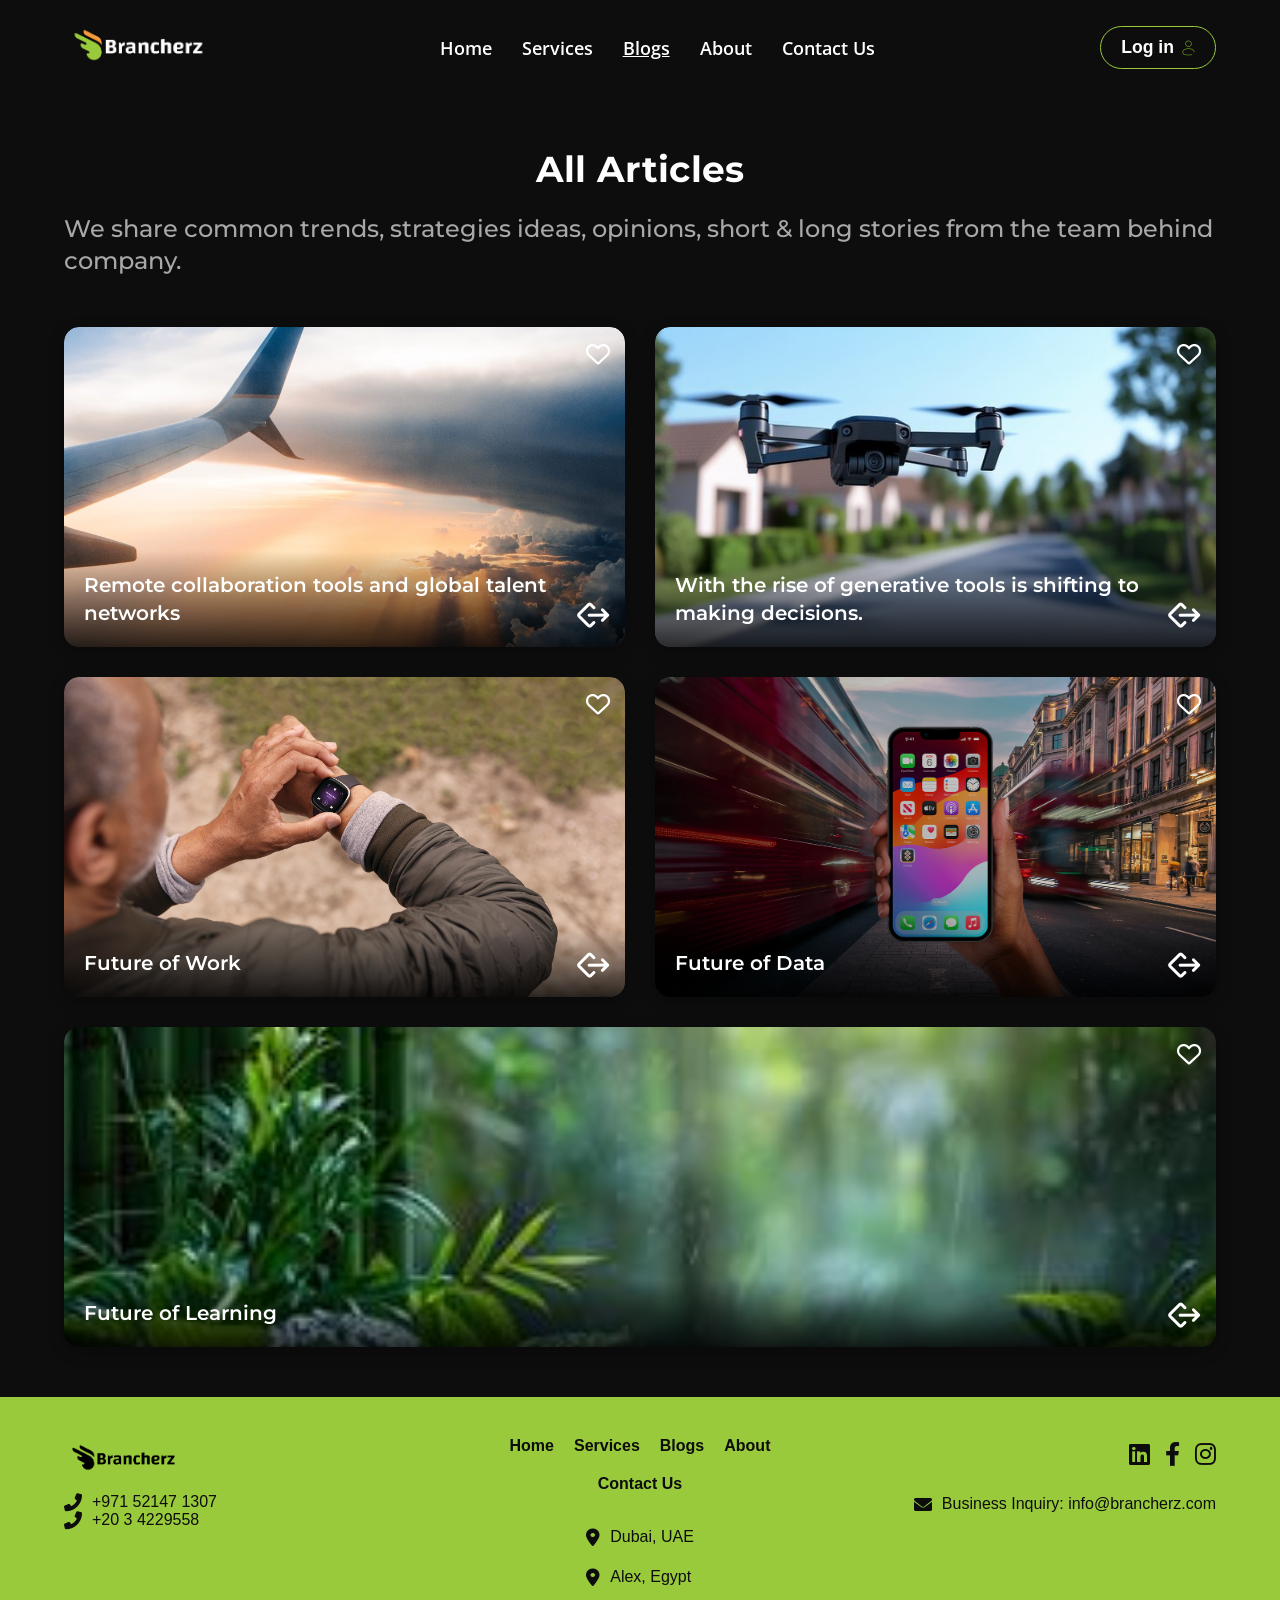
<file: blogs/blogs.html>
<!DOCTYPE html>
<html lang="en">
<head>
    <meta charset="UTF-8">
    <meta name="viewport" content="width=device-width, initial-scale=1.0">
    <title>Blogs</title>
    <link rel="stylesheet" href="blogsstyle.css">
    <link href="https://fonts.googleapis.com/css2?family=Montserrat:wght@600&family=Open+Sans:wght@600&display=swap" rel="stylesheet">
    <link rel="stylesheet" href="https://cdnjs.cloudflare.com/ajax/libs/font-awesome/6.0.0-beta3/css/all.min.css">
</head>
<body>
    <div class="home-page-wrapper">
        <!-- Header Section -->
        <header class="header">
            <!-- Logo -->
            <div class="header-logo">
                <img src="LogoColoredwhite1.png" alt="Branchez Logo">
            </div>

            <!-- Mobile Login Icon -->
            <div class="mobile-login-icon" id="mobileLoginIcon">
                <img src="Frame.png" alt="mobileLoginIcon", style="border: 1px; border:1px solid #99CA3C; border-radius: 38px;">
            </div>

            <!-- Mobile Navigation Toggle -->
            <div class="mobile-nav-toggle" id="mobileNavToggle">
                <i class="fas fa-bars"></i>
            </div>

            <!-- Desktop Navigation and Login -->
            <nav class="navbar" id="myNavbar">
                <a href="../home.html" class="nav-item">Home</a>
                <a href="../services/services.html" class="nav-item">Services</a>
                <a href="blogs.html" class="nav-item active">Blogs</a>
                <a href="../team/about.html" class="nav-item">About</a>
                <a href="../team/contact.html" class="nav-item">Contact Us</a>
            </nav>

            <button class="login-button" id="loginButton">
                <span>Log in</span>
                <img src="Frame.png" alt="Login Icon" class="login-icon">
            </button>
        </header>

        <!-- Mobile Navigation Overlay -->
        <div class="mobile-nav-overlay" id="mobileNavOverlay">
            <div class="mobile-nav-header">
                <img src="Logo White 4.png" alt="Mobile Logo" class="mobile-nav-logo">
                <div class="closebtn" id="closeMobileNav">&times;</div>
            </div>
            <a href="../home.html" class="mobile-nav-item active">Home</a>
            <a href="../services/services.html" class="mobile-nav-item">Services</a>
            <a href="blogs.html" class="mobile-nav-item">Blogs</a>
            <a href="../team/about.html" class="mobile-nav-item">About</a>
            <a href="../team/contact.html" class="mobile-nav-item">Contact Us</a>
        </div>

        <!-- Main Content for Blogs Page -->
        <div class="blogs-main-content">
            <h1 class="blogs-title">All Articles</h1>
            <p class="blogs-description">We share common trends, strategies ideas, opinions, short & long stories from the team behind company.</p>

            <div class="blog-cards-container">
                <!-- Up Div -->
                <div class="up-div">
                    <!-- Right Up Div -->
                    <div class="blog-card" id="blogCard1">
                        <img src="rise.jpg" alt="Remote Collaboration Tools">
                        <i class="far fa-heart heart-icon"></i>
                        <div class="blog-card-content">
                            <p class="blog-card-text">Remote collaboration tools and global talent networks</p>
                            <i class="fas fa-arrow-up-right-from-square arrow-icon initial-arrow"></i>
                        </div>
                        <div class="blog-card-overlay">
                            <p class="overlay-text">Remote collaboration tools and global talent networks <br> <br> Together, we craft tailored solutions to empower your brand's journey, fueling your growth, igniting your competitiveness, and guiding you to new heights.</p>
                            <i class="fas fa-arrow-right arrow-icon hover-arrow"></i>
                        </div>
                    </div>

                    <!-- Left Up Div -->
                    <div class="blog-card" id="blogCard2">
                        <img src="drone.jpg" alt="Generative Tools">
                        <i class="far fa-heart heart-icon"></i>
                        <div class="blog-card-content">
                            <p class="blog-card-text">With the rise of generative tools is shifting to making decisions.</p>
                            <i class="fas fa-arrow-up-right-from-square arrow-icon initial-arrow"></i>
                        </div>
                        <div class="blog-card-overlay">
                            <p class="overlay-text">With the rise of generative tools is shifting to making decisions. <br> <br>Together, we craft tailored solutions to empower your brand's journey, fueling your growth, igniting your competitiveness, and guiding you to new heights.</p>
                            <i class="fas fa-arrow-right arrow-icon hover-arrow"></i>
                        </div>
                    </div>
                </div>

                <!-- Down Div -->
                <div class="down-div">
                    <!-- Right Down Div -->
                    <div class="blog-card" id="blogCard3">
                        <img src="watch.jpeg" alt="Future of Work">
                        <i class="far fa-heart heart-icon"></i>
                        <div class="blog-card-content">
                            <p class="blog-card-text">Future of Work</p>
                            <i class="fas fa-arrow-up-right-from-square arrow-icon initial-arrow"></i>
                        </div>
                        <div class="blog-card-overlay">
                            <p class="overlay-text">Future of Work</p>
                            <p class="overlay-text">With the rise of generative tools is shifting to making decisions. <br> <br>Together, we craft tailored solutions to empower your brand's journey, fueling your growth, igniting your competitiveness, and guiding you to new heights.</p>
                            <i class="fas fa-arrow-right arrow-icon hover-arrow"></i>
                        </div>
                    </div>

                    <!-- Center Down Div -->
                    <div class="blog-card" id="blogCard4">
                        <img src="street.png" alt="Future of Data">
                        <i class="far fa-heart heart-icon"></i>
                        <div class="blog-card-content">
                            <p class="blog-card-text">Future of Data</p>
                            <i class="fas fa-arrow-up-right-from-square arrow-icon initial-arrow"></i>
                        </div>
                        <div class="blog-card-overlay">
                            <p class="overlay-text">Future of Data</p>
                            <p class="overlay-text">With the rise of generative tools is shifting to making decisions. <br> <br>Together, we craft tailored solutions to empower your brand's journey, fueling your growth, igniting your competitiveness, and guiding you to new heights.</p>
                            <i class="fas fa-arrow-right arrow-icon hover-arrow"></i>
                        </div>
                    </div>

                    <!-- Left Down Div -->
                    <div class="blog-card" id="blogCard5">
                        <img src="work.jpg" alt="Future of Learning">
                        <i class="far fa-heart heart-icon"></i>
                        <div class="blog-card-content">
                            <p class="blog-card-text">Future of Learning</p>
                            <i class="fas fa-arrow-up-right-from-square arrow-icon initial-arrow"></i>
                        </div>
                        <div class="blog-card-overlay">
                            <p class="overlay-text">Future of Learning</p>
                            <p class="overlay-text">With the rise of generative tools is shifting to making decisions. <br> <br>Together, we craft tailored solutions to empower your brand's journey, fueling your growth, igniting your competitiveness, and guiding you to new heights.</p>
                            <i class="fas fa-arrow-right arrow-icon hover-arrow"></i>
                        </div>
                    </div>
                </div>
            </div>
        </div>

            <!-- Footer Section -->
        <footer class="footer">
            <div class="footer-column footer-left">
                <img src="LogoColoredwhite1.png" alt="Branchez Logo" class="footer-logo">
                <div class="contact-info">
                    <p><i class="fas fa-phone-alt"></i> +971 52147 1307</p>
                    <p><i class="fas fa-phone-alt"></i> +20 3 4229558</p>
                </div>
            </div>

            <div class="footer-column footer-center">
                <nav class="footer-nav">
                    <a href="../home.html">Home</a>
                    <a href="../services/services.html">Services</a>
                    <a href="blogs.html">Blogs</a>
                    <a href="../team/about.html">About</a>
                    <a href="../team/contact.html">Contact Us</a>
                </nav>
                <div class="location-info">
                    <p><i class="fas fa-map-marker-alt"></i> Dubai, UAE</p>
                    <br>
                    <p><i class="fas fa-map-marker-alt"></i> Alex, Egypt</p>
                </div>
            </div>

            <div class="footer-column footer-right">
                <div class="social-media-icons">
                    <a href="https://www.linkedin.com/company/brancherz" aria-label="LinkedIn"><i class="fab fa-linkedin"></i></a>
                    <a href="https://www.facebook.com/brancherz?wtsid=rdr_0cvLTIiGeukK4GONN&from_intent_redirect=1" aria-label="Facebook"><i class="fab fa-facebook-f"></i></a>
                    <a href="#" aria-label="Instagram"><i class="fab fa-instagram"></i></a>
                </div>
                <div class="email-info">
                    <p><i class="fas fa-envelope"></i> Business Inquiry: info@brancherz.com</p>
                </div>
            </div>
        </footer>
    </div>

    <script src="blogsscript.js"></script>
</body>
</html>
</file>
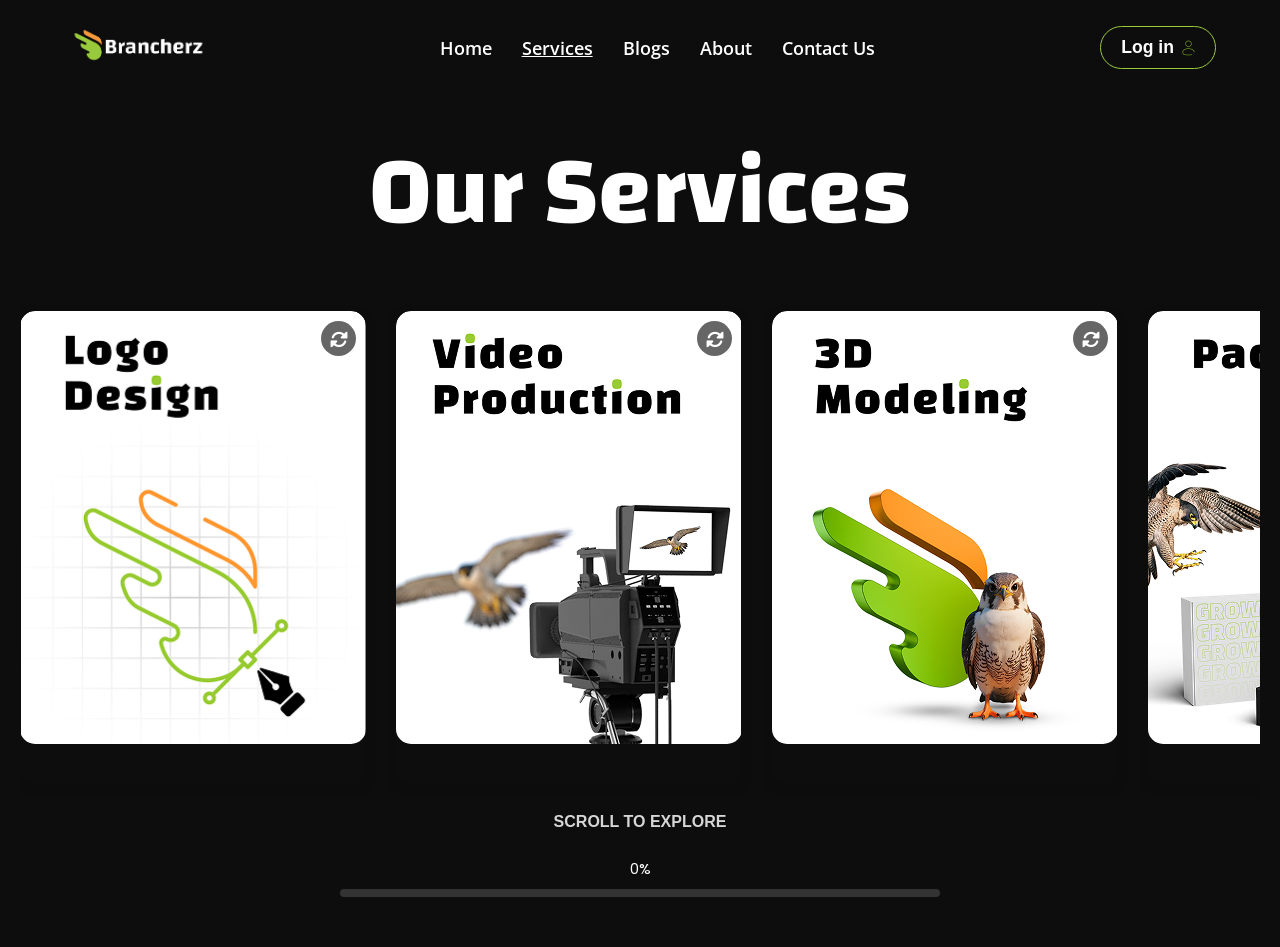
<file: services/services.html>
<!DOCTYPE html>
<html lang="en">
<head>
    <meta charset="UTF-8">
    <meta name="viewport" content="width=device-width, initial-scale=1.0">
    <title>Services</title>
    <link rel="stylesheet" href="servicesstyle.css">
    <!-- Fonts for titles and body text -->
    <link href="https://fonts.googleapis.com/css2?family=Changa:wght@700&family=Poppins:wght@300;600&family=Montserrat:wght@600&family=Open+Sans:wght@600&display=swap" rel="stylesheet">
    <!-- Font Awesome for icons -->
    <link rel="stylesheet" href="https://cdnjs.cloudflare.com/ajax/libs/font-awesome/6.0.0-beta3/css/all.min.css">
</head>
<body>
 <div class="services-page-wrapper">
        <!-- Header Section -->
        <header class="header">
            <!-- Logo -->
            <div class="header-logo">
                <img src="LogoColoredwhite1.png" alt="Branchez Logo">
            </div>

            <!-- Mobile Login Icon -->
            <div class="mobile-login-icon" id="mobileLoginIcon">
                <img src="Frame.png" alt="mobileLoginIcon", style="border: 1px; border:1px solid #99CA3C; border-radius: 38px;">
            </div>

            <!-- Mobile Navigation Toggle -->
            <div class="mobile-nav-toggle" id="mobileNavToggle">
                <i class="fas fa-bars"></i>
            </div>

            <!-- Desktop Navigation and Login -->
            <nav class="navbar" id="myNavbar">
                <a href="../home.html" class="nav-item">Home</a>
                <a href="services.html" class="nav-item active">Services</a>
                <a href="../blogs/blogs.html" class="nav-item">Blogs</a>
                <a href="../team/about.html" class="nav-item">About</a>
                <a href="../team/contact.html" class="nav-item">Contact Us</a>
            </nav>

            <button class="login-button" id="loginButton">
                <span>Log in</span>
                <img src="Frame.png" alt="Login Icon" class="login-icon">
            </button>
        </header>

       <!-- Mobile Navigation Overlay -->
        <div class="mobile-nav-overlay" id="mobileNavOverlay">
            <div class="mobile-nav-header">
                <img src="Logo White 4.png" alt="Mobile Logo" class="mobile-nav-logo">
                <div class="closebtn" id="closeMobileNav">&times;</div>
            </div>
            <a href="../home.html" class="mobile-nav-item">Home</a>
            <a href="services.html" class="mobile-nav-item">Services</a>
            <a href="../blogs/blogs.html" class="mobile-nav-item">Blogs</a>
            <a href="../team/about.html" class="mobile-nav-item">About</a>
            <a href="../team/contact.html" class="mobile-nav-item">Contact Us</a>
        </div>

        <!-- Main Content for Services Page -->
        <main class="services-main-content">
            <h1 class="services-page-title">Our Services</h1>

            <div class="horizontal-scroll-container" id="horizontalScrollContainer">
                <!-- Service Card 1: Market Material (Specific Images) -->
                <div class="service-card">
                    <div class="card-inner">
                        <div class="card-front">
                            <img class="original-img" src="Property 1=Default.png" alt="Service 1 Original">
                            <i class="fas fa-sync-alt flip-icon"></i>
                        </div>
                        <div class="card-back">
                            <img class="mobile-flip-img" src="Property 1=Variant2 (2).png" alt="Service 1 Mobile Flipped">
                            <img class="desktop-flip-img" src="Property 1=Variant2.png" alt="Service 1 Desktop Flipped">
                        </div>
                    </div>
                </div>

                <!-- Service Card 2 -->
                <div class="service-card">
                    <div class="card-inner">
                        <div class="card-front">
                            <img class="original-img" src="Property 1=Default-9.png" alt="Service 2 Original">
                            <i class="fas fa-sync-alt flip-icon"></i>
                        </div>
                        <div class="card-back">
                            <img class="mobile-flip-img" src="Property 1=Variant2-1 (2).png" alt="Service 2 Mobile Flipped">
                            <img class="desktop-flip-img" src="Property 1=Variant2-9.png" alt="Service 2 Desktop Flipped">
                        </div>
                    </div>
                </div>

                <!-- Service Card 3 -->
                <div class="service-card">
                    <div class="card-inner">
                        <div class="card-front">
                            <img class="original-img" src="Property 1=Default-10.png" alt="Service 3 Original">
                            <i class="fas fa-sync-alt flip-icon"></i>
                        </div>
                        <div class="card-back">
                            <img class="mobile-flip-img" src="Property 1=Variant2-2 (2).png" alt="Service 3 Mobile Flipped">
                            <img class="desktop-flip-img" src="Property 1=Variant2-10.png" alt="Service 3 Desktop Flipped">
                        </div>
                    </div>
                </div>

                <!-- Service Card 4 -->
                <div class="service-card">
                    <div class="card-inner">
                        <div class="card-front">
                            <img class="original-img" src="Property 1=Default-1.png" alt="Service 4 Original">
                            <i class="fas fa-sync-alt flip-icon"></i>
                        </div>
                        <div class="card-back">
                            <img class="mobile-flip-img" src="Property 1=Variant2-3 (2).png" alt="Service 4 Mobile Flipped">
                            <img class="desktop-flip-img" src="Property 1=Variant2-1.png" alt="Service 4 Desktop Flipped">
                        </div>
                    </div>
                </div>

                <!-- Service Card 5 -->
                <div class="service-card">
                    <div class="card-inner">
                        <div class="card-front">
                            <img class="original-img" src="Property 1=Default-2.png" alt="Service 5 Original">
                            <i class="fas fa-sync-alt flip-icon"></i>
                        </div>
                        <div class="card-back">
                            <img class="mobile-flip-img" src="Property 1=Variant2-4 (2).png" alt="Service 5 Mobile Flipped">
                            <img class="desktop-flip-img" src="Property 1=Variant2-2.png" alt="Service 5 Desktop Flipped">
                        </div>
                    </div>
                </div>

                <!-- Service Card 6 -->
                <div class="service-card">
                    <div class="card-inner">
                        <div class="card-front">
                            <img class="original-img" src="Property 1=Default-3.png" alt="Service 6 Original">
                            <i class="fas fa-sync-alt flip-icon"></i>
                        </div>
                        <div class="card-back">
                            <img class="mobile-flip-img" src="Property 1=Variant2-5 (2).png" alt="Service 6 Mobile Flipped">
                            <img class="desktop-flip-img" src="Property 1=Variant2-3.png" alt="Service 6 Desktop Flipped">
                        </div>
                    </div>
                </div>

                <!-- Service Card 7 -->
                <div class="service-card">
                    <div class="card-inner">
                        <div class="card-front">
                            <img class="original-img" src="Property 1=Default-4.png" alt="Service 7 Original">
                            <i class="fas fa-sync-alt flip-icon"></i>
                        </div>
                        <div class="card-back">
                            <img class="mobile-flip-img" src="Property 1=Variant2-6 (2).png" alt="Service 7 Mobile Flipped">
                            <img class="desktop-flip-img" src="Property 1=Variant2-4.png" alt="Service 7 Desktop Flipped">
                        </div>
                    </div>
                </div>

                <!-- Service Card 8 -->
                <div class="service-card">
                    <div class="card-inner">
                        <div class="card-front">
                            <img class="original-img" src="Property 1=Default-5.png" alt="Service 8 Original">
                            <i class="fas fa-sync-alt flip-icon"></i>
                        </div>
                        <div class="card-back">
                            <img class="mobile-flip-img" src="Property 1=Variant2-7 (2).png" alt="Service 8 Mobile Flipped">
                            <img class="desktop-flip-img" src="Property 1=Variant2-5.png" alt="Service 8 Desktop Flipped">
                        </div>
                    </div>
                </div>

                <!-- Service Card 9 -->
                <div class="service-card">
                    <div class="card-inner">
                        <div class="card-front">
                            <img class="original-img" src="Property 1=Default-6.png" alt="Service 9 Original">
                            <i class="fas fa-sync-alt flip-icon"></i>
                        </div>
                        <div class="card-back">
                            <img class="mobile-flip-img" src="Property 1=Variant2-9 (2).png" alt="Service 9 Mobile Flipped">
                            <img class="desktop-flip-img" src="Property 1=Variant2-6.png" alt="Service 9 Desktop Flipped">
                        </div>
                    </div>
                </div>

                <!-- Service Card 10 -->
                <div class="service-card">
                    <div class="card-inner">
                        <div class="card-front">
                            <img class="original-img" src="Property 1=Default-8.png" alt="Service 10 Original">
                            <i class="fas fa-sync-alt flip-icon"></i>
                        </div>
                        <div class="card-back">
                            <img class="mobile-flip-img" src="Property 1=Variant2-8 (2).png" alt="Service 10 Mobile Flipped">
                            <img class="desktop-flip-img" src="Property 1=Variant2-8.png" alt="Service 10 Desktop Flipped">
                        </div>
                    </div>
                </div>

                <!-- Service Card 11 -->
                <div class="service-card">
                    <div class="card-inner">
                        <div class="card-front">
                            <img class="original-img" src="Property 1=Default-7.png" alt="Service 11 Original">
                            <i class="fas fa-sync-alt flip-icon"></i>
                        </div>
                        <div class="card-back">
                            <img class="mobile-flip-img" src="Property 1=Variant2 (1).png" alt="Service 11 Mobile Flipped">
                            <img class="desktop-flip-img" src="Property 1=Variant2-7.png" alt="Service 11 Desktop Flipped">
                        </div>
                    </div>
                </div>
            </div>

            <h2 class="scroll-title">SCROLL TO EXPLORE</h2>
            <div class="scroll-indicator-container">
                <div class="scroll-indicator-bar" id="scrollIndicatorBar"></div>
                <span class="scroll-percentage" id="scrollPercentage">0%</span>
            </div>
        </main>
    </div>

    <script src="servicesscript.js"></script>
</body>
</html>
</file>
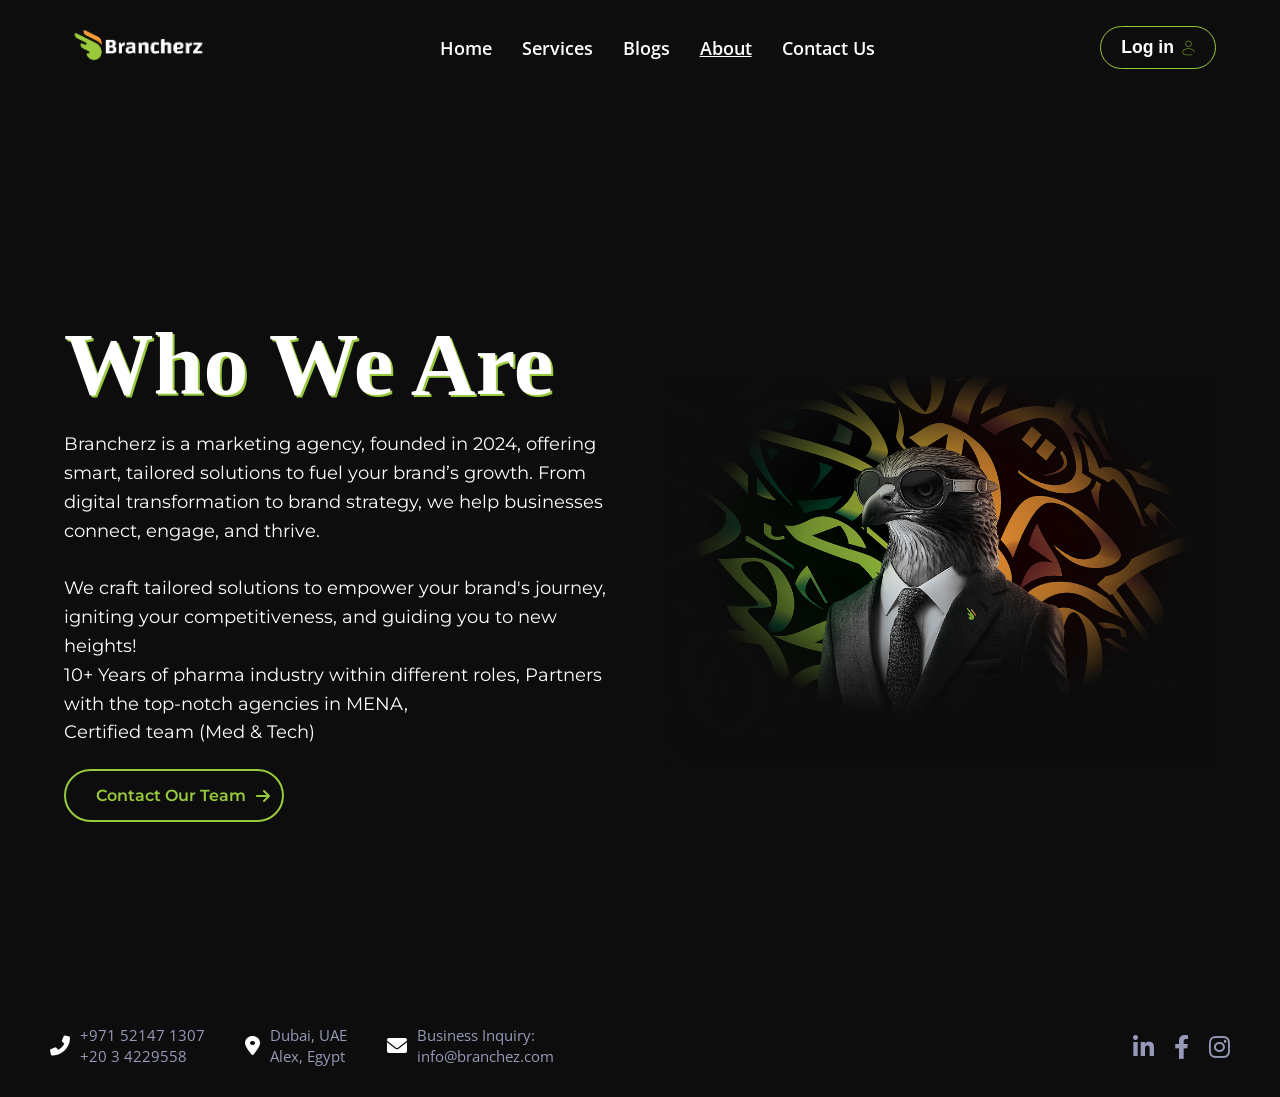
<file: team/about.html>
<!DOCTYPE html>
<html lang="en">
<head>
    <meta charset="UTF-8">
    <meta name="viewport" content="width=device-width, initial-scale=1.0">
    <title>About</title>
    <link rel="stylesheet" href="teamstyle.css">
    <link href="https://fonts.googleapis.com/css2?family=Montserrat:wght@600&family=Open+Sans:wght@600&display=swap" rel="stylesheet">
    <link rel="stylesheet" href="https://cdnjs.cloudflare.com/ajax/libs/font-awesome/6.0.0-beta3/css/all.min.css">
</head>
<body>
    <div class="home-page-wrapper">
        <!-- Header Section -->
        <header class="header">
            <!-- Logo -->
            <div class="header-logo">
                <img src="LogoColoredwhite1.png" alt="Branchez Logo">
            </div>

            <!-- Mobile Login Icon -->
            <div class="mobile-login-icon" id="mobileLoginIcon">
                <img src="Frame.png" alt="mobileLoginIcon", style="border: 1px; border:1px solid #99CA3C; border-radius: 38px;">
            </div>

            <!-- Mobile Navigation Toggle -->
            <div class="mobile-nav-toggle" id="mobileNavToggle">
                <i class="fas fa-bars"></i>
            </div>

            <!-- Desktop Navigation and Login -->
            <nav class="navbar" id="myNavbar">
                <a href="../home.html" class="nav-item">Home</a>
                <a href="../services/services.html" class="nav-item">Services</a>
                <a href="../blogs/blogs.html" class="nav-item">Blogs</a>
                <a href="about.html" class="nav-item active">About</a>
                <a href="contact.html" class="nav-item">Contact Us</a>
            </nav>

            <button class="login-button" id="loginButton">
                <span>Log in</span>
                <img src="Frame.png" alt="Login Icon" class="login-icon">
            </button>
        </header>

        <!-- Mobile Navigation Overlay -->
        <div class="mobile-nav-overlay" id="mobileNavOverlay">
            <div class="mobile-nav-header">
                <img src="Logo White 4.png" alt="Mobile Logo" class="mobile-nav-logo">
                <div class="closebtn" id="closeMobileNav">&times;</div>
            </div>
            <a href="../home.html" class="mobile-nav-item active">Home</a>
            <a href="../services/services.html" class="mobile-nav-item">Services</a>
            <a href="../blogs/blogs.html" class="mobile-nav-item">Blogs</a>
            <a href="about.html" class="mobile-nav-item">About</a>
            <a href="contact.html" class="mobile-nav-item">Contact Us</a>
        </div>

        <!-- Main Content - 4 Divs -->
        <div class="content-section div-1" id="section1">
            <div class="left-div">
                 <!-- Two Logos -->
                 <div class="right-div-logos">
                    <h1>Who We Are</h1>
                </div>
               <br>
                <!-- Paragraph -->
                <p class="right-div-paragraph">
                    Brancherz is a marketing agency, founded in 2024, offering smart, tailored solutions to fuel your brand’s growth. From digital transformation to brand strategy, we help businesses connect, engage, and thrive.
                    <br><br>
                    We craft tailored solutions to empower your brand's journey,  igniting your competitiveness, and guiding you to new heights!
                    <br>
                    10+ Years of pharma industry within different roles, Partners with the top-notch agencies in MENA,
                    <br>
                    Certified team (Med & Tech)

                </p>
<br>
                <!-- Two Buttons -->
                <div class="right-div-buttons">
                    <button class="btn-watch-journey" id="watchJourneyBtn" onclick="location.href='contact.html'">
                        <span>Contact Our Team</span>
                        <i class="fas fa-arrow-right"></i>
                    </button>
                </div>
            </div>
            <div class="right-div">
               <!-- Animated photo changes on scroll -->
               <div id="animated-photo-container">
                <img id="animated-photo" src="Property 1=Default (1).png" alt="Animated Scene">
            </div>
            </div>
        </div>

         <div class="contact-info-footer">
            <div class="contact-details">
                <div class="detail-item">
                    <i class="fas fa-phone-alt detail-icon"></i>
                    <div>
                        <p>+971 52147 1307</p>
                        <p>+20 3 4229558</p>
                    </div>
                </div>
                <div class="detail-item">
                    <i class="fas fa-map-marker-alt detail-icon"></i>
                    <div>
                        <p>Dubai, UAE</p>
                        <p>Alex, Egypt</p>
                    </div>
                </div>
                <div class="detail-item">
                    <i class="fas fa-envelope detail-icon"></i>
                    <div>
                        <p>Business Inquiry:</p>
                        <p>info@branchez.com</p>
                    </div>
                </div>
            </div>
            <div class="social-icons">
                <a href="https://www.linkedin.com/company/brancherz" class="social-icon-link"><i class="fab fa-linkedin-in"></i></a>
                <a href="https://www.facebook.com/brancherz?wtsid=rdr_0cvLTIiGeukK4GONN&from_intent_redirect=1" class="social-icon-link"><i class="fab fa-facebook-f"></i></a>
                <a href="#" class="social-icon-link"><i class="fab fa-instagram"></i></a>
            </div>
        </div>
    </div>

    <script src="teamscript.js"></script>
</body>
</html>
</file>
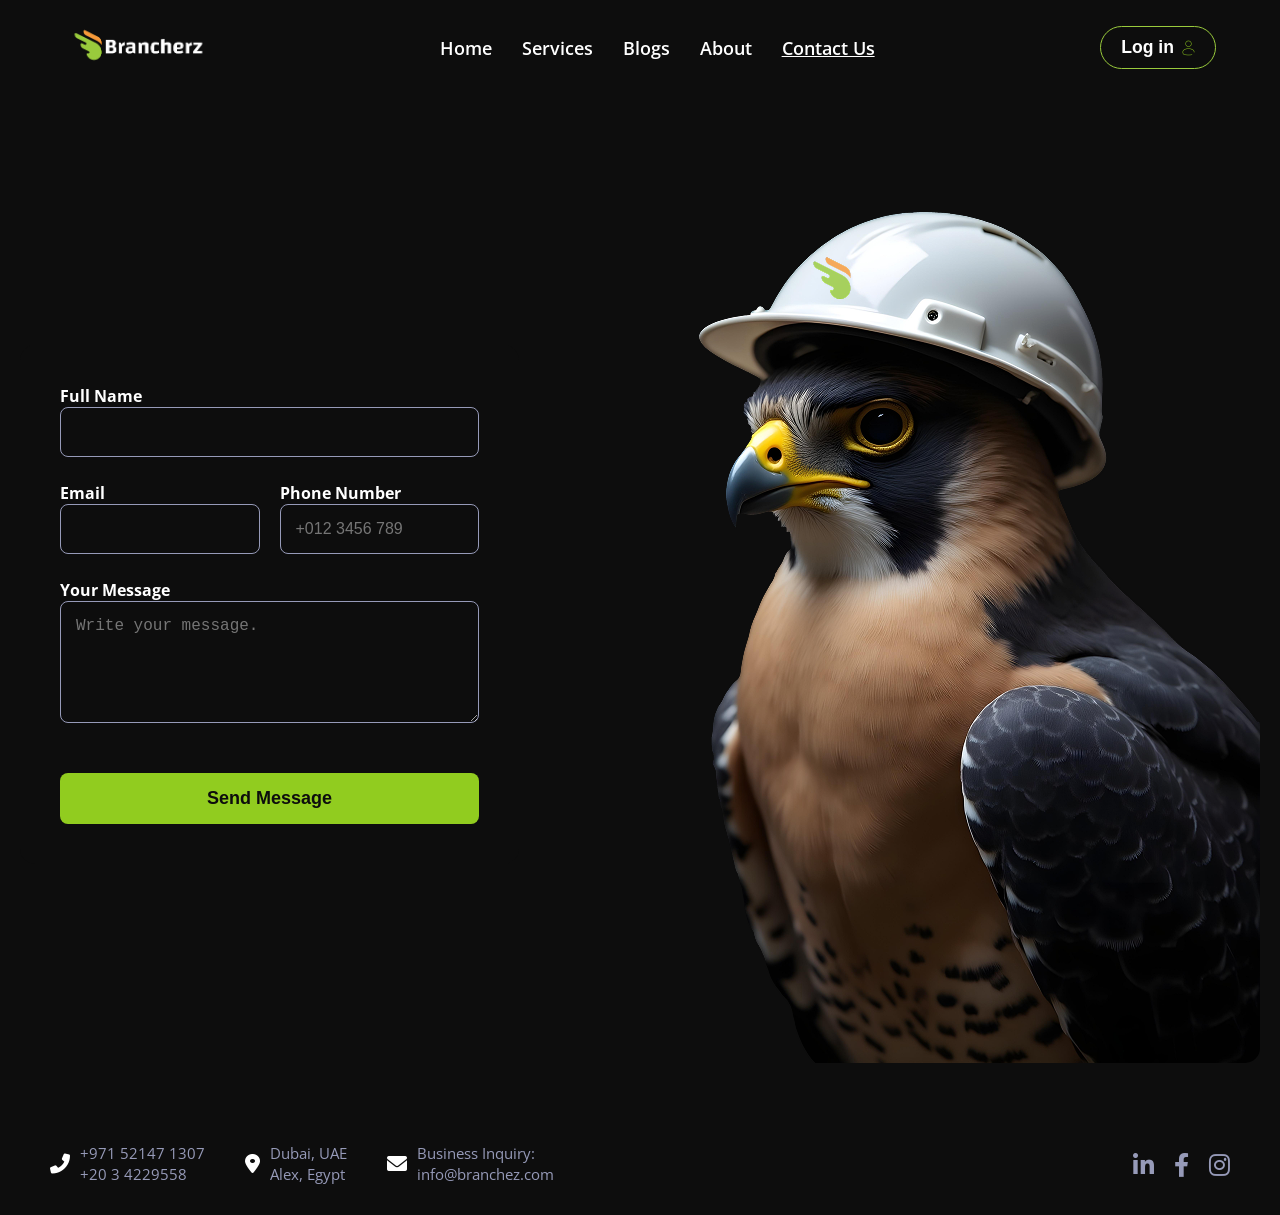
<file: team/contact.html>
<!DOCTYPE html>
<html lang="en">
<head>
    <meta charset="UTF-8">
    <meta name="viewport" content="width=device-width, initial-scale=1.0">
    <title>Contact us</title>
    <link rel="stylesheet" href="teamstyle.css">
    <link href="https://fonts.googleapis.com/css2?family=Montserrat:wght@600&family=Open+Sans:wght@600&display=swap" rel="stylesheet">
    <link rel="stylesheet" href="https://cdnjs.cloudflare.com/ajax/libs/font-awesome/6.0.0-beta3/css/all.min.css">
</head>
<body>
    <div class="home-page-wrapper">
        <!-- Header Section -->
        <header class="header">
            <!-- Logo -->
            <div class="header-logo">
                <img src="LogoColoredwhite1.png" alt="Branchez Logo">
            </div>

            <!-- Mobile Login Icon -->
            <div class="mobile-login-icon" id="mobileLoginIcon">
                <img src="Frame.png" alt="mobileLoginIcon", style="border: 1px; border:1px solid #99CA3C; border-radius: 38px;">
            </div>

            <!-- Mobile Navigation Toggle -->
            <div class="mobile-nav-toggle" id="mobileNavToggle">
                <i class="fas fa-bars"></i>
            </div>

            <!-- Desktop Navigation and Login -->
            <nav class="navbar" id="myNavbar">
                <a href="../home.html" class="nav-item">Home</a>
                <a href="../services/services.html" class="nav-item">Services</a>
                <a href="../blogs/blogs.html" class="nav-item">Blogs</a>
                <a href="about.html" class="nav-item">About</a>
                <a href="contact.html" class="nav-item active">Contact Us</a>
            </nav>

            <button class="login-button" id="loginButton">
                <span>Log in</span>
                <img src="Frame.png" alt="Login Icon" class="login-icon">
            </button>
        </header>

        <!-- Mobile Navigation Overlay -->
        <div class="mobile-nav-overlay" id="mobileNavOverlay">
            <div class="mobile-nav-header">
                <img src="Logo White 4.png" alt="Mobile Logo" class="mobile-nav-logo">
                <div class="closebtn" id="closeMobileNav">&times;</div>
            </div>
            <a href="../home.html" class="mobile-nav-item active">Home</a>
            <a href="../services/services.html" class="mobile-nav-item">Services</a>
            <a href="../blogs/blogs.html" class="mobile-nav-item">Blogs</a>
            <a href="about.html" class="mobile-nav-item">About</a>
            <a href="contact.html" class="mobile-nav-item">Contact Us</a>
        </div>

     <div class="contact-page-wrapper">
        <div class="contact-content">
            <div class="contact-form-container">
                <form id="contactForm">
                    <div class="form-group">
                        <h4 for="fullName">Full Name</h4>
                        <input type="text" id="fullName" placeholder=" " required>
                    </div>
                    <div class="form-row">
                        <div class="form-group">
                            <h4 for="email">Email</h4>
                            <input type="email" id="email" placeholder=" " required>
                        </div>
                        <div class="form-group">
                            <h4 for="phoneNumber">Phone Number</h4>
                            <input type="tel" id="phoneNumber" placeholder="+012 3456 789" required>
                        </div>
                    </div>
                    <div class="form-group">
                        <h4 for="message">Your Message</h4>
                        <textarea id="message" placeholder="Write your message." rows="5" required></textarea>
                    </div>
                    <button type="submit" class="send-message-button">Send Message</button>
                </form>
            </div>
            <div class="contact-image-container">
                <img src="Group 1000001770.png">
            </div>
        </div>

        <div class="contact-info-footer">
            <div class="contact-details">
                <div class="detail-item">
                    <i class="fas fa-phone-alt detail-icon"></i>
                    <div>
                        <p>+971 52147 1307</p>
                        <p>+20 3 4229558</p>
                    </div>
                </div>
                <div class="detail-item">
                    <i class="fas fa-map-marker-alt detail-icon"></i>
                    <div>
                        <p>Dubai, UAE</p>
                        <p>Alex, Egypt</p>
                    </div>
                </div>
                <div class="detail-item">
                    <i class="fas fa-envelope detail-icon"></i>
                    <div>
                        <p>Business Inquiry:</p>
                        <p>info@branchez.com</p>
                    </div>
                </div>
            </div>
            <div class="social-icons">
                <a href="https://www.linkedin.com/company/brancherz" class="social-icon-link"><i class="fab fa-linkedin-in"></i></a>
                <a href="https://www.facebook.com/brancherz?wtsid=rdr_0cvLTIiGeukK4GONN&from_intent_redirect=1" class="social-icon-link"><i class="fab fa-facebook-f"></i></a>
                <a href="#" class="social-icon-link"><i class="fab fa-instagram"></i></a>
            </div>
        </div>
    </div>

    <!-- Custom Message Modal (reused from other pages for consistency) -->
    <div id="messageModal" class="modal">
        <div class="modal-content">
            <span class="close-button" id="modalCloseBtn">&times;</span>
            <p id="modalMessage"></p>
        </div>
    </div>

    <script src="teamscript.js"></script>
</body>
</html>
</file>
<file: blogs/blogsstyle.css>
/* ========== GENERAL STYLES ========== */
* {
    margin: 0;
    padding: 0;
    box-sizing: border-box;
}

body {
    font-family: 'Open Sans', sans-serif;
    overflow-x: hidden;
    color: #FFFFFF;
    background-color: #0D0D0D;
}

/* ========== HOME PAGE STYLES ========== */
.home-page-wrapper {
    min-height: 100vh;
    display: flex;
    flex-direction: column;
}

/* Header Styles */
.header {
    display: flex;
    justify-content: space-between;
    align-items: center;
    padding: 20px 5%;
    background-color: transparent;
    position: relative;
    width: 100%;
    z-index: 1000;
    transition: background-color 0.3s;
}

.header.scrolled {
    background-color: rgba(13, 13, 13, 0.9);
}

.header-logo img {
    max-width: 150px;
    height: auto;
}

/* Navigation Styles */
.navbar {
    display: flex;
    gap: 30px;
    flex-grow: 1;
    justify-content: center;
}

.navbar .nav-item {
    color: #FFFFFF;
    text-decoration: none;
    font-size: 1.1em;
    font-weight: 600;
    transition: all 0.3s ease;
    padding: 5px 0;
}

.navbar .nav-item.active {
    text-decoration: underline;
}

.navbar .nav-item:hover:not(.active) {
    color: #99CA3C;
    text-decoration: underline;
}

.navbar .nav-item.active:hover {
    transform: scale(0.9);
}

/* Mobile Navigation Elements */
.mobile-nav-toggle, .mobile-login-icon {
    display: none;
    font-size: 24px;
    color: white;
    cursor: pointer;
}

/* Login Button */
.login-button {
    background-color: #0D0D0D;
    border: 1px solid #99CA3C;
    color: white;
    padding: 10px 20px;
    border-radius: 25px;
    display: flex;
    align-items: center;
    gap: 8px;
    cursor: pointer;
    transition: all 0.3s ease;
    font-size: 1.1em;
    font-weight: 600;
}

.login-button .login-icon {
    height: 16px;
    transition: opacity 0.3s ease;
}

.login-button:hover {
    background-color: white;
    color: #99CA3C;
}

.login-button:hover .login-icon {
    opacity: 0;
}

.login-button:hover::after {
    content: "→";
    font-size: 18px;
}

/* Mobile Navigation Overlay */
.mobile-nav-overlay {
    height: 100%;
    width: 0;
    position: fixed;
    z-index: 2000;
    top: 0;
    left: 0;
    background-color: rgba(13, 13, 13, 0.95);
    overflow-x: hidden;
    transition: 0.5s;
    display: flex;
    flex-direction: column;
    padding-top: 20px;
}

.mobile-nav-header {
    display: flex;
    justify-content: space-between;
    align-items: center;
    padding: 20px;
    width: 100%;
}

.mobile-nav-logo {
    max-width: 120px;
    height: auto;
}

.closebtn {
    color: white;
    font-size: 40px;
    cursor: pointer;
}

.mobile-nav-item{
    padding: 15px 20px;
    text-decoration: none;
    font-size: 18px;
    color: white;
    display: block;
    transition: 0.3s;
    
}

.mobile-nav-item:hover {
    color: #99CA3C;
}

/* ========== BLOGS PAGE SPECIFIC STYLES ========== */
.blogs-main-content {
    display: flex;
    flex-direction: column;
    align-items: center;
    padding: 50px 5%; /* Responsive padding */
    flex-grow: 1;
}

.blogs-title {
    font-family: 'Montserrat', sans-serif;
    font-weight: 700;
    font-size: 36px;
    line-height: 48px;
    letter-spacing: 0.2px;
    color: #FFFFFF;
    margin-bottom: 20px; /* Adjusted from top: 20px to margin-bottom */
    width: 100%; /* Ensure it takes full width */
    max-width: 398.57px; /* Max width as per layout */
    text-align: center;
}

.blogs-description {
    font-family: 'Montserrat', sans-serif;
    font-weight: 500;
    font-size: 24px;
    line-height: 32px;
    letter-spacing: 0px;
    color: #A8A8A8;
    margin-bottom: 50px; /* Space below description */
    width: 100%; /* Ensure it takes full width */
    max-width: 1745.53px; /* Max width as per layout */
    text-align: left;
}

.blog-cards-container {
    display: flex;
    flex-direction: column; /* Stack up-div and down-div */
    gap: 30px; /* Space between rows of cards */
    width: 100%;
    max-width: 1200px; /* Max width for the entire card grid */
}

.up-div, .down-div {
    display: flex;
    gap: 30px; /* Space between cards in a row */
    width: 100%;
    justify-content: center; /* Center cards horizontally */
    flex-wrap: wrap; /* Allow cards to wrap to the next line on smaller screens */
}

.blog-card {
    position: relative;
    width: 480px; /* Base width for desktop */
    height: 320px; /* Base height for desktop */
    border-radius: 15px;
    overflow: hidden;
    cursor: pointer;
    box-shadow: 0 4px 15px rgba(0, 0, 0, 0.3);
    transition: transform 0.3s ease-in-out;
    flex-shrink: 0; /* Prevent shrinking below base size */
    flex-grow: 1; /* Allow growing to fill space */
    max-width: 100%; /* Ensure it doesn't overflow parent */
}

.blog-card img {
    width: 100%;
    height: 100%;
    object-fit: cover; /* Cover the area, cropping if necessary */
    border-radius: 15px;
    transition: transform 0.3s ease-in-out;
}

.blog-card:hover img {
    transform: scale(1.05); /* Slight zoom on hover */
}

.heart-icon {
    position: absolute;
    top: 15px;
    right: 15px;
    font-size: 24px;
    color: #FFFFFF; /* Default white */
    cursor: pointer;
    z-index: 10;
    transition: color 0.2s ease;
}

.heart-icon.liked {
    color: #91CC1F; /* Green when liked */
}

.blog-card-content {
    position: absolute;
    bottom: 0;
    left: 0;
    width: 100%;
    padding: 20px;
    background: linear-gradient(to top, rgba(0,0,0,0.8), rgba(0,0,0,0)); /* Gradient overlay */
    display: flex;
    justify-content: space-between;
    align-items: flex-end;
    z-index: 5;
    transition: opacity 0.3s ease-in-out;
}

.blog-card-text {
    font-family: 'Montserrat', sans-serif;
    font-weight: 600;
    font-size: 20px;
    line-height: 1.4;
    color: #FFFFFF;
    margin: 0;
    flex-grow: 1;
    padding-right: 10px; /* Space for arrow */
}

.arrow-icon {
    font-size: 24px;
    color: #FFFFFF;
    transition: transform 0.3s ease-in-out;
}

.initial-arrow {
    transform: rotate(45deg); /* 45 degree angle */
}

.hover-arrow {
    transform: rotate(0deg); /* 0 degree angle */
}

/* Overlay for hover/click effect */
.blog-card-overlay {
    position: absolute;
    top: 0;
    left: 0;
    width: 100%;
    height: 100%;
    background-color: rgba(0, 0, 0, 0.8); /* Dark overlay */
    display: flex;
    flex-direction: column;
    justify-content: center;
    align-items: center;
    padding: 20px;
    opacity: 0;
    visibility: hidden;
    transition: opacity 0.3s ease-in-out, visibility 0.3s ease-in-out;
    border-radius: 15px;
    text-align: left;
}

.blog-card-overlay .overlay-text {
    font-family: 'Montserrat', sans-serif;
    font-weight: 500; /* Medium weight for full text */
    font-size: 18px;
    line-height: 1.6;
    color: #FFFFFF;
    margin-bottom: 20px;
}

.blog-card-overlay .arrow-icon {
    font-size: 30px; /* Larger arrow for overlay */
    color: #91CC1F; /* Green arrow */
}

/* Desktop Hover Effect */
@media (min-width: 769px) {
    .blog-card:hover .blog-card-content {
        opacity: 0; /* Hide initial content on hover */
    }

    .blog-card:hover .blog-card-overlay {
        opacity: 1; /* Show overlay on hover */
        visibility: visible;
    }
}

/* Mobile/Tablet Click Effect */
@media (max-width: 768px) {
    .blog-card.flipped .blog-card-content {
        opacity: 0; /* Hide initial content when flipped */
    }

    .blog-card.flipped .blog-card-overlay {
        opacity: 1; /* Show overlay when flipped */
        visibility: visible;
    }
}

/* Footer Styles */
.footer {
    background-color: #99CA3C; /* Changed to green */
    color: #0D0D0D; /* Text color for footer */
    padding: 40px 5%; /* Responsive padding */
    display: flex;
    justify-content: space-between;
    flex-wrap: wrap; /* Allow columns to wrap on smaller screens */
    gap: 30px; /* Space between columns */
    align-items: flex-start; /* Align columns to the top */
}

.footer-column {
    flex: 1; /* Distribute space equally */
    min-width: 250px; /* Minimum width before wrapping */
    display: flex;
    flex-direction: column;
    gap: 15px;
}

.footer-left {
    align-items: flex-start; /* Left align content */
}

.footer-center {
    align-items: center; /* Center align content */
    text-align: center;
}

.footer-right {
    align-items: flex-end; /* Right align content */
    text-align: right;
}

.footer-logo {
    max-width: 120px;
    height: auto;
    filter: brightness(0) saturate(100%) invert(10%) sepia(0%) saturate(0%) hue-rotate(0deg) brightness(0%) contrast(100%); /* Make logo dark for green background */
}

.contact-info p,
.location-info p,
.email-info p {
    display: flex;
    align-items: center;
    gap: 10px;
    margin: 0; /* Remove default margin */
    font-family: 'Poppins', sans-serif;
    font-weight: 300;
    font-size: 16px;
}

.contact-info i,
.location-info i,
.email-info i {
    color: #0D0D0D; /* Icon color */
    font-size: 18px;
}

/*.footer-nav {
    display: flex;
    flex-direction: column;
    gap: 10px;
    margin-bottom: 20px; /* Space below nav in center column */

.footer-nav {
    display: flex; /* Changed to flex */
    flex-direction: row; /* Changed to row for horizontal layout */
    justify-content: center; /* Center items horizontally */
    flex-wrap: wrap; /* Allow items to wrap on smaller screens */
    gap: 20px; /* Space between nav items */
    margin-bottom: 20px; /* Space below nav in center column */
}

.footer-nav a {
    color: #0D0D0D;
    text-decoration: none;
    font-family: 'Poppins', sans-serif;
    font-weight: 600;
    font-size: 16px;
    transition: color 0.3s ease;
}

.footer-nav a:hover {
    color: #FFFFFF; /* White on hover */
}

.social-media-icons {
    display: flex;
    gap: 15px;
    font-size: 24px;
    margin-bottom: 10px;
}

.social-media-icons a {
    color: #0D0D0D;
    transition: color 0.3s ease;
}

.social-media-icons a:hover {
    color: #FFFFFF; /* White on hover */
}

/* ========== RESPONSIVE STYLES ========== */
@media screen and (max-width: 1024px) {
    .header {
        padding: 15px 3%; /* Adjust header padding */
    }
    .header-logo img {
        max-width: 120px; /* Smaller logo on tablets */
    }
    .navbar {
        gap: 20px; /* Reduce nav item gap */
    }
    .navbar .nav-item {
        font-size: 1em; /* Smaller nav font size */
    }
    .login-button {
        padding: 8px 15px; /* Smaller login button */
        font-size: 1em;
    }

    .blogs-title {
        font-size: 32px;
        line-height: 40px;
    }
    .blogs-description {
        font-size: 20px;
        line-height: 28px;
    }

    .blog-card {
        width: calc(50% - 15px); /* Two cards per row with gap */
        height: 280px; /* Adjust height for tablets */
    }
    .blog-card-text {
        font-size: 18px;
    }
    .blog-card-overlay .overlay-text {
        font-size: 16px;
    }

    /* Footer responsive adjustments */
    .footer {
        flex-direction: column; /* Stack footer columns vertically */
        align-items: center; /* Center columns */
        text-align: center;
    }

    .footer-column {
        min-width: 100%; /* Full width for stacked columns */
        align-items: center; /* Center content within columns */
        text-align: center;
    }

    .footer-left .contact-info p,
    .footer-right .email-info p {
        justify-content: center; /* Center phone/email lines */
    }

    .social-media-icons {
        justify-content: center; /* Center social icons */
    }
}

@media screen and (max-width: 768px) {
    .navbar,
    .login-button {
        display: none; /* Hide desktop nav and login button */
    }
    
    .mobile-nav-toggle, .mobile-login-icon {
        display: block; /* Show mobile elements */
    }
    
    .header {
        padding: 15px; /* Adjust header padding for mobile */
    }
    
    .header-logo img {
        max-width: 100px; /* Smaller logo on mobile */
    }

    .blogs-title {
        font-size: 28px;
        line-height: 36px;
    }
    .blogs-description {
        font-size: 18px;
        line-height: 26px;
    }

    .blog-card {
        width: 90%; /* Single card per row on mobile */
        height: 250px; /* Adjust height for mobile */
    }
    .blog-card-text {
        font-size: 16px;
    }
    .blog-card-overlay .overlay-text {
        font-size: 14px;
    }

    /* Footer responsive adjustments */
    .footer-logo {
        max-width: 90px;
    }
    .contact-info p,
    .location-info p,
    .email-info p,
    .footer-nav a {
        font-size: 13px;
    }
    .social-media-icons {
        font-size: 18px;
    }
}

@media screen and (max-width: 480px) {
    .header-logo img {
        max-width: 80px; /* Even smaller logo on very small mobiles */
    }
    
    .blogs-title {
        font-size: 24px;
        line-height: 32px;
    }
    .blogs-description {
        font-size: 16px;
        line-height: 24px;
    }

    .blog-card {
        width: 95%; /* Make cards almost full width */
        height: 220px; /* Further adjust height */
    }
    .blog-card-text {
        font-size: 14px;
    }
    .blog-card-overlay .overlay-text {
        font-size: 12px;
    }

    /* Footer adjustments for very small screens */
    .footer-logo {
        max-width: 70px;
    }
    .contact-info p,
    .location-info p,
    .email-info p,
    .footer-nav a {
        font-size: 12px;
    }
    .social-media-icons {
        font-size: 16px;
    }
}
</file>
<file: services/servicesstyle.css>
/* ========== GENERAL STYLES ========== */
@import url('https://fonts.googleapis.com/css2?family=Changa:wght@700&display=swap');
@import url('https://fonts.googleapis.com/css2?family=Montserrat:wght@600&family=Open+Sans:wght@600&display=swap');
@import url('https://fonts.googleapis.com/css2?family=Poppins:wght@300;600&display=swap');

/* ========== GENERAL STYLES ========== */
* {
    margin: 0;
    padding: 0;
    box-sizing: border-box;
}

body {
    font-family: 'Open Sans', sans-serif;
    overflow-x: hidden;
    color: #FFFFFF;
    background-color: #0D0D0D;
}

/* ========== Services PAGE STYLES ========== */
.services-page-wrapper {
    min-height: 100vh;
    display: flex;
    flex-direction: column;
}

/* Header Styles */
.header {
    display: flex;
    justify-content: space-between;
    align-items: center;
    padding: 20px 5%;
    background-color: transparent;
    position: relative;
    width: 100%;
    z-index: 1000;
    transition: background-color 0.3s;
}

.header.scrolled {
    background-color: rgba(13, 13, 13, 0.9);
}

.header-logo img {
    max-width: 150px;
    height: auto;
}

/* Navigation Styles */
.navbar {
    display: flex;
    gap: 30px;
    flex-grow: 1;
    justify-content: center;
}

.navbar .nav-item {
    color: #FFFFFF;
    text-decoration: none;
    font-size: 1.1em;
    font-weight: 600;
    transition: all 0.3s ease;
    padding: 5px 0;
}

.navbar .nav-item.active {
    text-decoration: underline;
}

.navbar .nav-item:hover:not(.active) {
    color: #99CA3C;
    text-decoration: underline;
}

.navbar .nav-item.active:hover {
    transform: scale(0.9);
}

/* Mobile Navigation Elements */
.mobile-nav-toggle, .mobile-login-icon {
    display: none;
    font-size: 24px;
    color: white;
    cursor: pointer;
}

/* Login Button */
.login-button {
    background-color: #0D0D0D;
    border: 1px solid #99CA3C;
    color: white;
    padding: 10px 20px;
    border-radius: 25px;
    display: flex;
    align-items: center;
    gap: 8px;
    cursor: pointer;
    transition: all 0.3s ease;
    font-size: 1.1em;
    font-weight: 600;
}

.login-button .login-icon {
    height: 16px;
    transition: opacity 0.3s ease;
}

.login-button:hover {
    background-color: white;
    color: #99CA3C;
}

.login-button:hover .login-icon {
    opacity: 0;
}

.login-button:hover::after {
    content: "→";
    font-size: 18px;
}

/* Mobile Navigation Overlay */
.mobile-nav-overlay {
    height: 100%;
    width: 0;
    position: fixed;
    z-index: 2000;
    top: 0;
    left: 0;
    background-color: rgba(13, 13, 13, 0.95);
    overflow-x: hidden;
    transition: 0.5s;
    display: flex;
    flex-direction: column;
    padding-top: 20px;
}

.mobile-nav-header {
    display: flex;
    justify-content: space-between;
    align-items: center;
    padding: 20px;
    width: 100%;
}

.mobile-nav-logo {
    max-width: 120px;
    height: auto;
}

.closebtn {
    color: white;
    font-size: 40px;
    cursor: pointer;
}

.mobile-nav-item {
    padding: 15px 20px;
    text-decoration: none;
    font-size: 18px;
    color: white;
    display: block;
    transition: 0.3s;
}

.mobile-nav-item:hover {
    color: #99CA3C;
}

/* ========== BODY CONTENT STYLES ========== */
.services-main-content {
    display: flex;
    flex-direction: column;
    align-items: center;
    padding: 50px 20px;
    flex-grow: 1; /* Allow content to take available space */
    background-size: cover;
    background-position: center;
    background-repeat: no-repeat;
    min-height: calc(100vh - 90px); /* Adjust based on header height */
    justify-content: center; /* Center content vertically */
}

.services-page-title {
    font-family: 'Changa', sans-serif;
    font-weight: 700;
    font-size: 96px;
    line-height: 100%;
    letter-spacing: 0%;
    text-align: center;
    color: #FFFFFF;
    margin-bottom: 50px;
    max-width: 542px;
    height: auto; /* Let height adjust naturally */
    width: 100%; /* Ensure responsiveness */
}

/* Horizontal Scroll Container for Images */
.horizontal-scroll-container {
    display: flex;
    overflow-x: scroll; /* Enable horizontal scrolling */
    white-space: nowrap; /* Prevent items from wrapping */
    padding: 20px 0; /* Add vertical padding */
    gap: 30px; /* Space between cards */
    width: 100%; /* Take full width */
    -webkit-overflow-scrolling: touch; /* Smooth scrolling on iOS */
    scrollbar-width: none; /* Hide scrollbar for Firefox */
    position: relative; /* For positioning scroll indicator */
}

/* Hide scrollbar for Chrome, Safari, Opera */
.horizontal-scroll-container::-webkit-scrollbar {
    display: none;
}

/* Service Card Styles */
.service-card {
    flex: 0 0 auto; /* Changed from flex: 0 0 auto; to allow shrinking */
    width: 346px; /* Default fixed width for desktop */
    height: 473px; /* Default fixed height for desktop */
    background-color: #0D0D0D; /* Dark background for cards */
    border-radius: 15px;
    overflow: hidden;
    position: relative;
    cursor: pointer;
    box-shadow: 0 4px 8px #0D0D0D;
    transition: transform 0.3s ease-in-out, z-index 0.1s;
    display: flex;
    flex-direction: column;
    align-items: center;
    perspective: 1000px;
}

/* Card Inner for 3D flip */
.service-card .card-inner {
    width: 100%;
    height: calc(100% - 40px); /* Adjust height for service name text */
    position: relative;
    transform-style: preserve-3d;
    transition: transform 0.6s;
}

.service-card .card-front,
.service-card .card-back {
    position: absolute;
    width: 100%;
    height: 100%;
    -webkit-backface-visibility: hidden;
    backface-visibility: hidden;
    display: flex;
    justify-content: center;
    align-items: center;
    border-radius: 15px;
}

.service-card .card-back {
    transform: rotateY(180deg);
}

/* Image specific styles within card-front/back */
.service-card .card-front img,
.service-card .card-back img {
    width: 100%;
    height: 100%; /* Ensures images fill the card face without overflow */
    object-fit: cover;
    border-radius: 15px;
    display: block;
}

/* Control visibility of specific images */
.service-card .mobile-flip-img,
.service-card .desktop-flip-img {
    display: none;
}
.service-card .original-img {
    display: block;
}


/* Desktop Hover: Make card bigger and flip to desktop-flip-img */
@media (min-width: 769px) {
    .service-card:hover {
        transform: scale(1.1);
        z-index: 10;
        overflow: visible;
        width: 616px;
        height: 473px;
        border-radius: 15px;
    }
    .service-card:hover .card-inner {
        transform: rotateY(180deg);
    }
    .service-card .flip-icon {
        display: none;
    }

    /* Image visibility on desktop hover */
    .service-card:hover .original-img {
        display: none;
    }
    .service-card:hover .desktop-flip-img {
        display: block;
    }
    .service-card:hover .mobile-flip-img {
        display: none;
    }
}

/* Mobile/Tablet Click: Flip the card (same size) to mobile-flip-img */
@media (max-width: 768px) {
    .service-card.flipped .card-inner {
        transform: rotateY(180deg);
    }
    .service-card .flip-icon {
        display: flex;
    }
    /* Ensure cards do not scale on mobile/tablet */
    .service-card {
        transform: none !important;
        z-index: auto !important;
        overflow: hidden;
        /* Make card responsive to viewport width */
        width: calc(100vw - 60px); /* 100vw minus 30px padding on each side of container */
        max-width: 346px; /* Cap at original desktop width */
        height: auto; /* Allow height to adjust */
        aspect-ratio: 346 / 473; /* Maintain aspect ratio (desktop original) */
    }

    /* Explicitly set default image visibility for mobile/tablet */
    /* This is the key change to ensure the original image is shown by default */
    .service-card .original-img {
        display: block !important; /* Force original to be visible */
    }
    .service-card .mobile-flip-img,
    .service-card .desktop-flip-img {
        display: none !important; /* Force flip images to be hidden */
    }

    /* Overrides when the card is explicitly flipped on mobile/tablet */
    .service-card.flipped .original-img {
        display: none !important; /* Hide original when flipped */
    }
    .service-card.flipped .mobile-flip-img {
        display: block !important; /* Show mobile flipped image when flipped */
    }
    .service-card.flipped .desktop-flip-img {
        display: none !important; /* Ensure desktop flip image is hidden */
    }
}


.service-card .flip-icon {
    position: absolute;
    top: 10px;
    right: 10px;
    background-color: rgba(0, 0, 0, 0.6);
    color: white;
    border-radius: 50%;
    width: 35px;
    height: 35px;
    display: flex;
    justify-content: center;
    align-items: center;
    font-size: 18px;
    cursor: pointer;
    z-index: 10;
}

/* Scroll Indicator Bar */
.scroll-title {
font-family:sans-serif,Arial;
font-weight: 700;
font-style: Bold;
font-size: 16px;
line-height: 35px;
letter-spacing: 5%;
text-transform: uppercase;
color: #D6D6D6;
;
}

.scroll-indicator-container {
    width: 80%;
    max-width: 600px;
    height: 8px;
    background-color: #333;
    border-radius: 4px;
    margin-top: 50px;
    position: relative;
}

.scroll-indicator-bar {
    height: 100%;
    width: 0%;
    background-color: #99CA3C;
    border-radius: 4px;
    transition: width 0.1s ease-out;
}

.scroll-percentage {
    position: absolute;
    top: -30px;
    left: 50%;
    transform: translateX(-50%);
    font-family: 'Poppins', sans-serif;
    font-size: 0.9em;
    color: #FFFFFF;
}


/* ========== RESPONSIVE STYLES ========== */
@media screen and (max-width: 768px) {
    .navbar,
    .login-button {
        display: none;
    }

    .mobile-services-title, .mobile-nav-toggle, .mobile-login-icon {
        display: block;
    }

    .mobile-login-icon {
        margin-right: 20px;
    }

    .header {
        padding: 15px 5%;
    }

    .header-logo {
        margin-bottom: 0;
    }

    .services-page-title {
        font-size: 64px;
        margin-bottom: 30px;
    }

    /* Ensure card images are not affected by desktop hover rules on mobile/tablet */
    .service-card .card-front,
    .service-card .card-back {
        opacity: 1;
    }
}

@media screen and (max-width: 480px) {
    .header {
        padding: 10px 3%;
    }

    .header-logo img {
        max-width: 100px;
    }

    .mobile-services-title {
        font-size: 1.5em;
    }

    .mobile-login-icon,
    .hamburger-icon {
        font-size: 1.5em;
    }

    .mobile-nav-overlay a {
        font-size: 20px;
    }
    .mobile-nav-overlay .closebtn {
        font-size: 45px;
    }

    .services-page-title {
        font-size: 48px;
    }

    .service-card {
        /* Adjust width to be more flexible for very small screens */
        width: calc(100vw - 40px); /* 100vw minus 20px padding on each side of container */
        max-width: 250px; /* Cap at the smaller desired mobile size */
        height: auto; /* Allow height to adjust */
        /* Adjusted aspect-ratio for a more appropriate portrait shape for mobile images */
        aspect-ratio: 3 / 4; /* Changed from 250 / 200 (1.25) to 3 / 4 (0.75) */
    }

    .service-card .flip-icon {
        width: 30px;
        height: 30px;
        font-size: 16px;
    }

    .service-card .service-name {
        font-size: 1em;
    }
}
</file>
<file: team/teamstyle.css>
/* ========== GENERAL STYLES ========== */
* {
    margin: 0;
    padding: 0;
    box-sizing: border-box;
}

body {
    font-family: 'Open Sans', sans-serif;
    overflow-x: hidden;
    color: #FFFFFF;
    background-color: #0D0D0D;
}

/* ========== HOME PAGE STYLES ========== */
.home-page-wrapper {
    min-height: 100vh;
    display: flex;
    flex-direction: column;
}

/* Header Styles */
.header {
    display: flex;
    justify-content: space-between;
    align-items: center;
    padding: 20px 5%;
    background-color: transparent;
    position: relative;
    width: 100%;
    z-index: 1000;
    transition: background-color 0.3s;
}

.header.scrolled {
    background-color: rgba(13, 13, 13, 0.9);
}

.header-logo img {
    max-width: 150px;
    height: auto;
}

/* Navigation Styles */
.navbar {
    display: flex;
    gap: 30px;
    flex-grow: 1;
    justify-content: center;
}

.navbar .nav-item {
    color: #FFFFFF;
    text-decoration: none;
    font-size: 1.1em;
    font-weight: 600;
    transition: all 0.3s ease;
    padding: 5px 0;
}

.navbar .nav-item.active {
    text-decoration: underline;
}

.navbar .nav-item:hover:not(.active) {
    color: #99CA3C;
    text-decoration: underline;
}

.navbar .nav-item.active:hover {
    transform: scale(0.9);
}

/* Mobile Navigation Elements */
.mobile-nav-toggle, .mobile-login-icon {
    display: none;
    font-size: 24px;
    color: white;
    cursor: pointer;
}

/* Login Button */
.login-button {
    background-color: #0D0D0D;
    border: 1px solid #99CA3C;
    color: white;
    padding: 10px 20px;
    border-radius: 25px;
    display: flex;
    align-items: center;
    gap: 8px;
    cursor: pointer;
    transition: all 0.3s ease;
    font-size: 1.1em;
    font-weight: 600;
}

.login-button .login-icon {
    height: 16px;
    transition: opacity 0.3s ease;
}

.login-button:hover {
    background-color: white;
    color: #99CA3C;
}

.login-button:hover .login-icon {
    opacity: 0;
}

.login-button:hover::after {
    content: "→";
    font-size: 18px;
}

/* Mobile Navigation Overlay */
.mobile-nav-overlay {
    height: 100%;
    width: 0;
    position: fixed;
    z-index: 2000;
    top: 0;
    left: 0;
    background-color: rgba(13, 13, 13, 0.95);
    overflow-x: hidden;
    transition: 0.5s;
    display: flex;
    flex-direction: column;
    padding-top: 20px;
}

.mobile-nav-header {
    display: flex;
    justify-content: space-between;
    align-items: center;
    padding: 20px;
    width: 100%;
}

.mobile-nav-logo {
    max-width: 120px;
    height: auto;
}

.closebtn {
    color: white;
    font-size: 40px;
    cursor: pointer;
}

.mobile-nav-item{
    padding: 15px 20px;
    text-decoration: none;
    font-size: 18px;
    color: white;
    display: block;
    transition: 0.3s;
    
}

.mobile-nav-item:hover {
    color: #99CA3C;
}

/* Content Sections */
.content-section {
    min-height: 100vh;
    padding: 100px 5% 50px;
    display: flex;
    align-items: center;
    box-sizing: border-box;
}

.div-1 {
    background-color: #0D0D0D;
}

/* First Section Layout */
.div-1 {
    display: flex;
    gap: 50px;
}

.left-div, .right-div {
    flex: 1;
}

/* Animated Photo Container */
#animated-photo-container {
    width: 100%;
    height: 600px;
    overflow: hidden;
    position: relative;
}

#animated-photo {
    width: 100%;
    height: 100%;
    object-fit: contain;
    position: absolute;
    top: 0;
    left: 0;
}

.right-div {
    display: flex;
    flex-direction: column;
    align-items: flex-start; /* Align content to the left */
    gap: 20px;
}

.right-div-logo {
    max-width: 80%; /* Make logos responsive */
    height: auto;
}

.right-div-paragraph {
    font-family: 'Montserrat', sans-serif;
    font-size: 18px;
    line-height: 1.6;
    max-width: 600px;
}

.right-div-buttons {
    display: flex;
    gap: 20px;
}

h1{
font-family: Changa;
font-weight: 700;
font-style: Bold;
font-size: 7vw;
line-height: 100%;
letter-spacing: 0%;
vertical-align: middle;
color: #FFFFFF;
text-shadow: 2px 2px #99CA3C;
}

/* Button Styles */
.btn-watch-journey {
    background-color:transparent;
    color: #99CA3C;
    border: 2px solid #99CA3C;
    padding: 15px 30px;
    border-radius: 30px;
    font-family: 'Montserrat', sans-serif;
    font-weight: 600;
    font-size: 16px;
    cursor: pointer;
    display: flex;
    align-items: center;
    gap: 10px;
    transition: all 0.3s ease;
    width: 220px;
    position: relative;
    overflow: hidden;
    white-space: nowrap ;
}

.btn-watch-journey:hover {
    background-color: white;
    color: #0D0D0D;
    border-color: white;
    width: 250px;
}

.btn-watch-journey i {
    transition: transform 0.3s ease;
}

.btn-watch-journey:hover i {
    transform: translateX(35px);
}

/* ========== RESPONSIVE STYLES ========== */
@media screen and (max-width: 1024px) {
    .div-1 {
        flex-direction: column;
        gap: 30px;
    }
    
    .left-div, .right-div {
        width: 100%;
    }
    
    #animated-photo-container {
        height: 400px;
    }
    
     /* Footer responsive adjustments */
    .footer {
        flex-direction: column; /* Stack footer columns vertically */
        align-items: center; /* Center columns */
        text-align: center;
    }

    .footer-column {
        min-width: 100%; /* Full width for stacked columns */
        align-items: center; /* Center content within columns */
        text-align: center;
    }

    .footer-left .contact-info p,
    .footer-right .email-info p {
        justify-content: center; /* Center phone/email lines */
    }

    .social-media-icons {
        justify-content: center; /* Center social icons */
    }
}

@media screen and (max-width: 768px) {
    .navbar {
        display: none;
    }
    
    .login-button {
        display: none;
    }
    
    .mobile-nav-toggle, .mobile-login-icon {
        display: block;
    }
    
    .header {
        padding: 15px;
    }
    
    .right-div-buttons {
        flex-direction: column;
    }
    
    .btn-more-about-us, .btn-watch-journey {
        width: 100%;
        max-width: 300px;
    }
    
    .btn-watch-journey:hover {
       width: 100%;
    }
     /* Div-4 responsive adjustments */
    .ready-to-grow-title {
        font-size: 50px;
    }
    .ready-to-grow-subtitle {
        font-size: 18px;
    }
    .email-phone-prompt .prompt-text {
        font-size: 16px;
    }
    .form-input {
        font-size: 14px;
    }
    .agreement-checkbox {
        font-size: 14px;
    }
    .download-button {
        font-size: 16px;
        padding: 12px 30px;
    }

    /* Footer responsive adjustments */
    .footer-logo {
        max-width: 100px;
    }
    .contact-info p,
    .location-info p,
    .email-info p,
    .footer-nav a {
        font-size: 14px;
    }
    .social-media-icons {
        font-size: 20px;
    }
}

@media screen and (max-width: 480px) {
    .header-logo img {
        max-width: 120px;
    }
    
    .right-div-paragraph {
        font-size: 16px;
    }
    
    .right-div-logo {
        max-width: 150px;
    }
    
    .content-section {
        padding: 80px 20px 40px;
    }

    .layout-container p {
        font-size: 0.9em;
    }
     /* Div-4 responsive adjustments */
    .ready-to-grow-title {
        font-size: 40px;
    }
    .ready-to-grow-subtitle {
        font-size: 16px;
    }
    .email-phone-prompt .prompt-text {
        font-size: 14px;
    }
}

.contact-page-wrapper {
    display: flex;
    flex-direction: column;
    min-height: 100vh;
    background-color: #0D0D0D;
}

.contact-content {
    display: flex;
    flex-grow: 1; /* Allows this section to take up available space */
    align-items: center;
    justify-content: center;
    padding: 50px 20px; /* Padding for content inside */
    gap: 50px; /* Space between form and image */
}

.contact-form-container {
    flex: 1;
    max-width: 550px; /* Max width for the form */
    padding: 40px;
    background-color: #0D0D0D; /* Ensure background is dark */
    border-radius: 15px;
   
}

.form-group {
    margin-bottom: 25px;
    position: relative;
}

.form-group label {
    position: absolute;
    top: 15px;
    left: 15px;
    color: #969AB8;
    font-size: 16px;
    pointer-events: none;
    transition: all 0.2s ease-out;
}

.form-group input,
.form-group textarea {
    width: 100%;
    padding: 15px;
    background-color: transparent;
    border: 1px solid #969AB8;
    border-radius: 8px;
    color: #DADAE8;
    font-size: 16px;
    outline: none;
    transition: border-color 0.2s ease;
}

.form-group input:focus,
.form-group textarea:focus {
    border-color: #91CC1F;
}

/* Floating label effect */
.form-group input:focus + label,
.form-group input:not(:placeholder-shown) + label,
.form-group textarea:focus + label,
.form-group textarea:not(:placeholder-shown) + label {
    top: -10px;
    left: 10px;
    font-size: 12px;
    color: #91CC1F;
    background-color: #0D0D0D;
    padding: 0 5px;
}

.form-row {
    display: flex;
    gap: 20px;
    margin-bottom: 25px;
}

.form-row .form-group {
    flex: 1;
    margin-bottom: 0; /* Remove bottom margin as it's handled by form-row */
}

.send-message-button {
    width: 100%;
    padding: 15px 25px;
    background-color: #91CC1F;
    color: #0D0D0D;
    border: none;
    border-radius: 8px;
    font-size: 18px;
    font-weight: 600;
    cursor: pointer;
    transition: background-color 0.3s ease, color 0.3s ease;
    margin-top: 20px;
}

.send-message-button:hover {
    background-color: #DADAE8;
    color: #0D0D0D;
}

.contact-image-container img {
    max-width: 100%;
   /* height: auto;*/
    display: block;
    border-radius: 15px; /* Apply border-radius to the image itself */
    object-fit: contain; /* Ensure the image fits without being cut */
    width: 691;
    height: 922;
    top: 199px;
    left: 1037px;
    opacity: 1;

}

.contact-info-footer {
    display: flex;
    justify-content: space-between;
    align-items: center;
    padding: 30px 50px;
    flex-wrap: wrap; /* Allow wrapping on smaller screens */
    gap: 20px; /* Space between sections */
}

.contact-details {
    display: flex;
    gap: 40px;
    flex-wrap: wrap;
}

.detail-item {
    display: flex;
    align-items: center;
    gap: 10px;
    font-size: 15px;
    color: #969AB8;
}

.detail-item .detail-icon {
    color: #FFFFFF;
    font-size: 20px;
}

.detail-item p {
    margin: 0;
    line-height: 1.4;
}

.social-icons {
    display: flex;
    gap: 20px;
}

.social-icon-link {
    color: #969AB8;
    font-size: 24px;
    transition: color 0.3s ease;
}

.social-icon-link:hover {
    color: #91CC1F;
}

/* Custom Message Modal Styles (reused from enterstyle.css) */
.modal {
    display: none; /* Hidden by default */
    position: fixed; /* Stay in place */
    z-index: 2000; /* Sit on top */
    left: 0;
    top: 0;
    width: 100%; /* Full width */
    height: 100%; /* Full height */
    overflow: auto; /* Enable scroll if needed */
    background-color: rgba(0,0,0,0.7); /* Black w/ opacity */
    justify-content: center;
    align-items: center;
    backdrop-filter: blur(5px); /* Optional blur effect */
}

.modal.show-modal {
    display: flex; /* Show modal when 'show-modal' class is added */
}

.modal-content {
    background-color: #0D0D0D;
    margin: auto;
    padding: 30px;
    border: 1px solid #888;
    width: 80%; /* Responsive width */
    max-width: 400px; /* Max width for larger screens */
    border-radius: 15px;
    position: relative;
    text-align: center;
    box-shadow: 0 5px 15px rgba(0,0,0,0.3);
    animation: fadeIn 0.3s ease-out; /* Simple fade-in animation */
}

@keyframes fadeIn {
    from { opacity: 0; transform: translateY(-20px); }
    to { opacity: 1; transform: translateY(0); }
}

.modal-content p {
    font-size: 1.1em;
    margin-bottom: 20px;
    word-wrap: break-word; /* Ensure long messages wrap */
}

.modal-content .close-button {
    color: #aaa;
    position: absolute;
    top: 10px;
    right: 15px;
    font-size: 28px;
    font-weight: bold;
    cursor: pointer;
    transition: color 0.3s ease;
}

.modal-content .close-button:hover,
.modal-content .close-button:focus {
    color: #DADAE8;
    text-decoration: none;
    cursor: pointer;
}

/* Responsive adjustments for modal */
@media (max-width: 480px) {
    .modal-content {
        width: 90%; /* Adjust width for smaller mobile screens */
        padding: 20px;
    }
    .modal-content p {
        font-size: 1em;
    }
    .modal-content .close-button {
        font-size: 24px;
    }
}

/* ========== RESPONSIVENESS ========== */

/* For Tablets and smaller Laptops (e.g., up to 1024px) */
@media (max-width: 1024px) {
    .contact-content {
        flex-direction: column; /* Stack form and image vertically */
        gap: 30px;
        padding: 30px 15px;
    }

    .contact-form-container {
        max-width: 100%; /* Allow form to take full width */
        padding: 25px;
    }

    .contact-image-container {
        min-height: 300px; /* Smaller height for image on tablets */
        background-position: center center; /* Center image when stacked */
        background-size: contain; /* Ensure it fits */
        max-width: 80%; /* Limit width to prevent excessive stretching */
    }

    .contact-info-footer {
        flex-direction: column; /* Stack contact details and social icons */
        align-items: flex-start; /* Align to the left */
        padding: 20px 15px;
        gap: 25px;
    }

    .contact-details {
        flex-direction: column; /* Stack individual detail items */
        gap: 15px;
    }
}

/* For Mobile Devices (e.g., up to 768px) */
@media (max-width: 768px) {
    .navbar {
        display: none;
    }
    
    .login-button {
        display: none;
    }
    
    .mobile-nav-toggle, .mobile-login-icon {
        display: block;
    }
    
    .header {
        padding: 15px;
    }

    .contact-form-container {
        padding: 20px;
    }

    .form-row {
        flex-direction: column; /* Stack email and phone vertically */
        gap: 15px;
    }

    .contact-image-container {
        min-height: 250px; /* Even smaller height for mobile */
        max-width: 90%;
    }

    .contact-info-footer {
        padding: 15px 10px;
    }

    .detail-item {
        font-size: 14px;
    }

    .social-icons {
        justify-content: center; /* Center social icons */
        width: 100%;
    }
}

/* For Smaller Mobile Devices (e.g., up to 480px) */
@media (max-width: 480px) {
    .header-logo img {
        max-width: 120px;
    }

    .contact-content {
        padding: 20px 10px;
    }

    .contact-form-container {
        padding: 15px;
    }

    .form-group label {
        font-size: 14px;
    }
    .form-group input,
    .form-group textarea {
        font-size: 14px;
        padding: 12px;
    }

    .send-message-button {
        font-size: 16px;
        padding: 12px;
    }

    .contact-image-container {
        min-height: 200px; /* Smallest height for image on small mobiles */
        max-width: 100%;
    }

    .contact-info-footer {
        padding: 10px 5px;
    }

    .detail-item {
        font-size: 13px;
    }
    .detail-item .detail-icon {
        font-size: 18px;
    }
    .social-icons {
        font-size: 20px;
    }
}
</file>
